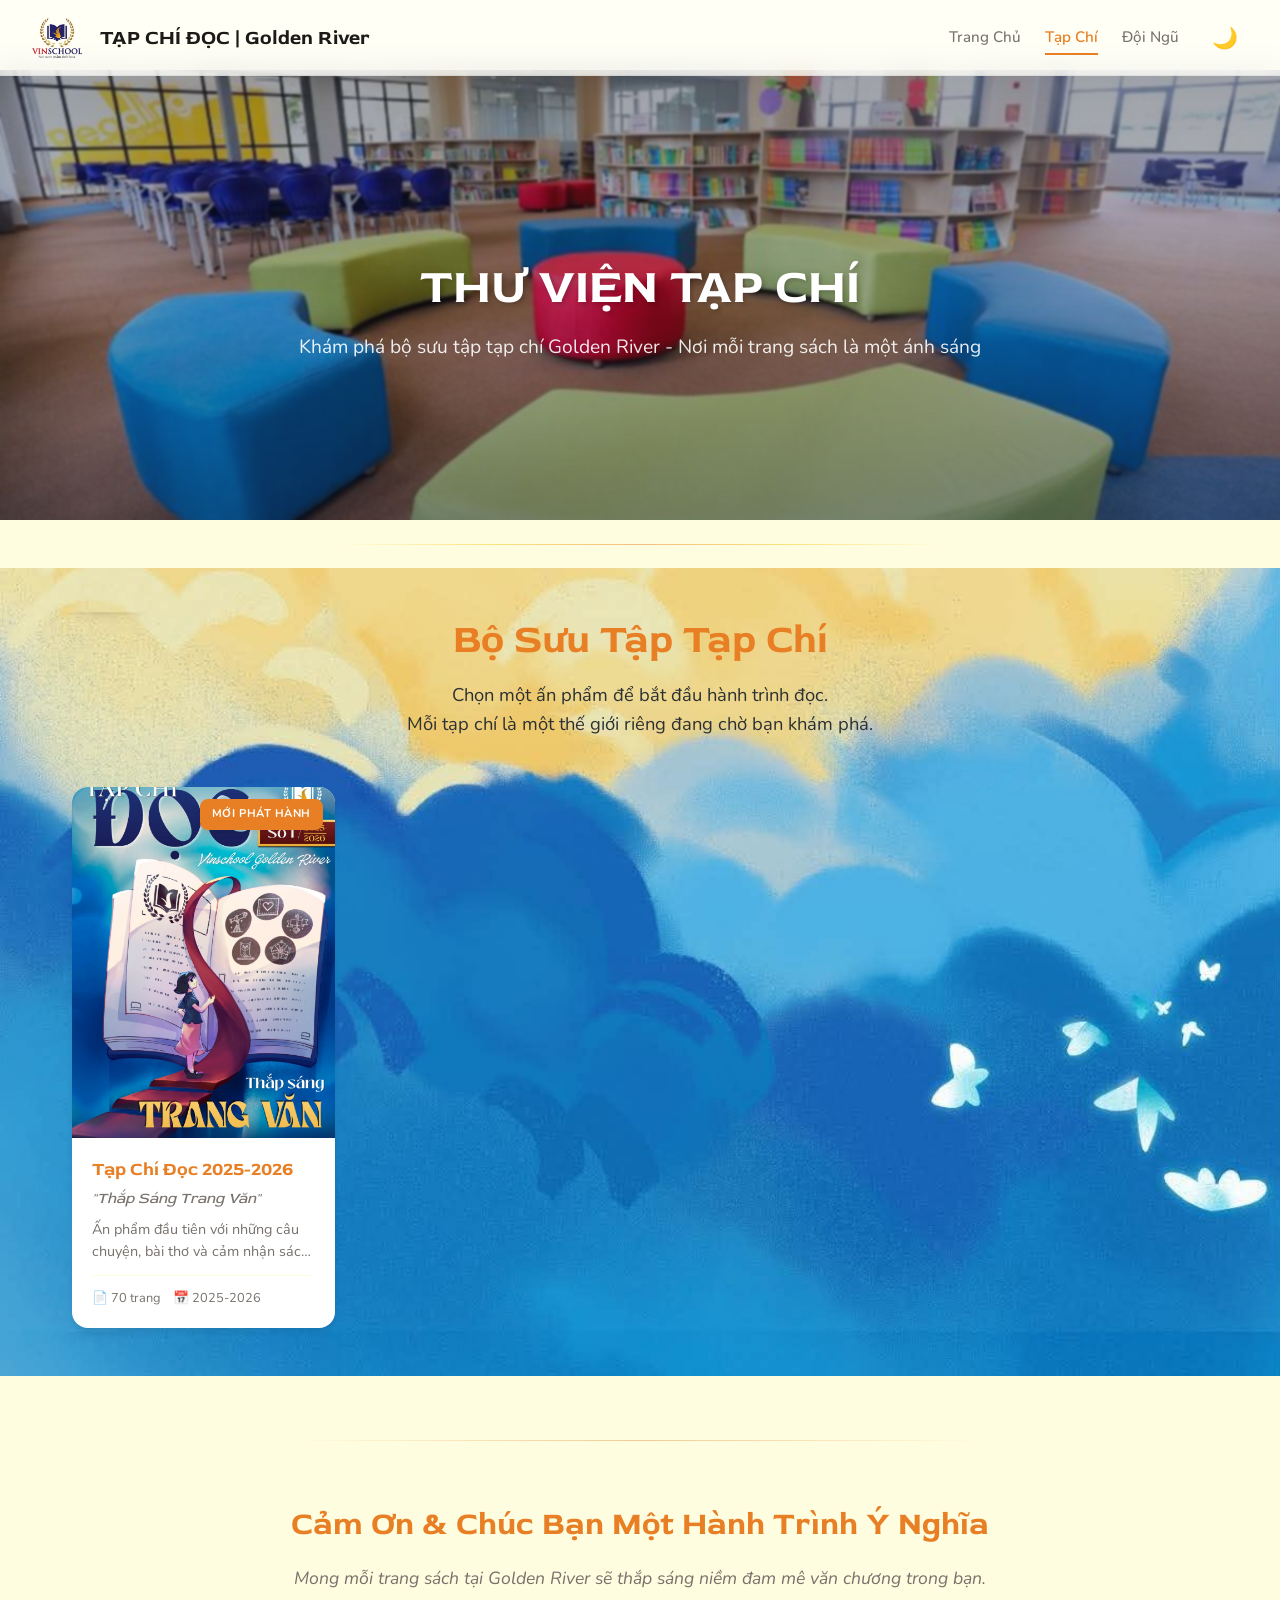
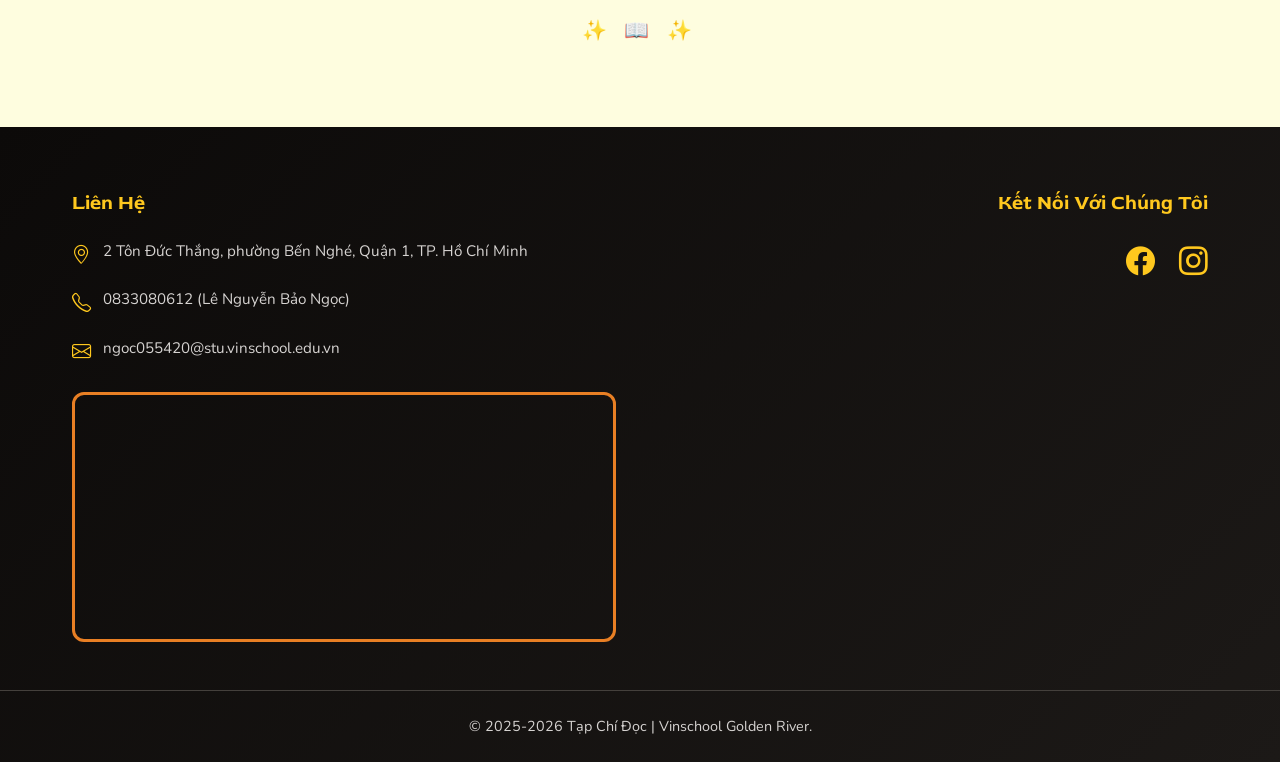
<file: magazine.html>
<!DOCTYPE html>
<html lang="vi">
<head>
  <meta charset="UTF-8">
  <meta name="viewport" content="width=device-width, initial-scale=1.0">
  <meta name="description" content="Thư Viện Tạp Chí - Golden River: Thắp Sáng Trang Văn">
  <title>Thư Viện Tạp Chí | Vinschool Golden River - Tạp Chí Đọc</title>

  <link rel="icon" href="./assets/logo-vinschool.png" type="image/png">

  <!-- Google Fonts -->
  <link rel="preconnect" href="https://fonts.googleapis.com">
  <link rel="preconnect" href="https://fonts.gstatic.com" crossorigin>
  <link href="https://fonts.googleapis.com/css2?family=Nunito:wght@400;500;600;700;800&family=Redrose:wght@400;500;600;700&display=swap" rel="stylesheet">
  
  <!-- Bootstrap Icons -->
  <link rel="stylesheet" href="https://cdn.jsdelivr.net/npm/bootstrap-icons@1.11.3/font/bootstrap-icons.min.css">

  <!-- Stylesheets -->
  <link rel="stylesheet" href="css/main.css">
  <link rel="stylesheet" href="css/navbar.css">
  <link rel="stylesheet" href="css/components.css">
  <link rel="stylesheet" href="css/magazine.css">
</head>
<body data-theme="light">

  <!-- ========== NAVIGATION BAR ========== -->
  <nav class="navbar">
    <div class="container">
      <a href="index.html" class="navbar-brand">
        <span class="logo-icon"><img src="./assets/logo.webp" alt="Vinschool"></span>
        <span class="brand-text" style="margin-left: 10px;">TẠP CHÍ ĐỌC | Golden River</span>
        <span class="brand-short" style="margin-left: 10px;">TCD | VGR</span>
      </a>

      <div class="navbar-actions">
        <ul class="navbar-nav">
          <li><a href="index.html">Trang Chủ</a></li>
          <li><a href="magazine.html">Tạp Chí</a></li>
          <li><a href="credits.html">Đội Ngũ</a></li>
        </ul>

        <button class="theme-toggle" aria-label="Toggle dark mode">
          <span class="theme-icon">🌙</span>
        </button>
      </div>

      <button class="mobile-menu-toggle" aria-label="Toggle mobile menu">
        <span></span>
        <span></span>
        <span></span>
      </button>
    </div>
    <!-- Mobile Drawer -->
    <div class="mobile-drawer">
      <!-- <div class="mobile-drawer-header">
        <a href="index.html" class="navbar-brand">
          <span class="logo-icon"><img src="./assets/logo.webp" alt="Vinschool"></span>
          <span class="brand-short" style="margin-left: 8px;">TCD | VGR</span>
        </a>
      </div> -->
      <ul class="navbar-nav">
        <li><a href="index.html">Trang Chủ</a></li>
        <li><a href="magazine.html">Tạp Chí</a></li>
        <li><a href="credits.html">Đội Ngũ</a></li>
      </ul>

      <button class="theme-toggle mobile-theme-toggle" aria-label="Toggle dark mode">
        <span class="theme-label">Đổi giao diện</span>
        <span class="theme-icon">🌙</span>
      </button>
    </div>
  </nav>

  <!-- Mobile Overlay -->
  <div class="mobile-overlay"></div>


  <!-- ========== MAIN CONTENT ========== -->
  <main>

    <!-- ========== PAGE HERO ========== -->
    <section class="page-hero magazine-hero" data-animate>
      <div class="hero-overlay"></div>
      <div class="container" style="z-index: 100;">
        <div class="section-header">
          <h1>Thư Viện Tạp Chí</h1>
          <p class="desktop-nowrap">Khám phá bộ sưu tập tạp chí Golden River - Nơi mỗi trang sách là một ánh sáng</p>
        </div>
      </div>
    </section>

    <!-- Divider between hero and gallery -->
    <div class="hero-gallery-divider"></div>

    <!-- ========== MAGAZINE GALLERY ========== -->
    <section class="magazine-gallery-section" data-animate>
      <div class="container">
        <div class="section-header">
          <h2>Bộ Sưu Tập Tạp Chí</h2>
          <p>Chọn một ấn phẩm để bắt đầu hành trình đọc. <br> Mỗi tạp chí là một thế giới riêng đang chờ bạn khám phá.</p>
        </div>

        <div class="magazine-gallery">
          <!-- Magazine 1 -->
          <div onclick="window.open('view.html?pdf=assets/release/season_25-26.pdf', '_blank', 'noopener')" class="magazine-card">
            <div class="magazine-cover">
              <div class="cover-image">
                <span class="magazine-badge">Mới Phát Hành</span>
                <!-- <img src="https://images.unsplash.com/photo-1456513080510-7bf3a84b82f8?w=600&h=800&fit=crop" alt="Tạp Chí Đọc 2025-2026"> -->
                <img src="assets/release/cover_season_25-26.webp" alt="Tạp Chí Đọc 2025-2026">
              </div>
              <div class="magazine-info">
                <h3>Tạp Chí Đọc 2025-2026</h3>
                <p class="magazine-theme">"Thắp Sáng Trang Văn"</p>
                <p class="magazine-description">Ấn phẩm đầu tiên với những câu chuyện, bài thơ và cảm nhận sách từ các Vinser</p>
                <div class="magazine-meta">
                  <span class="meta-item">📄 70 trang</span>
                  <span class="meta-item">📅 2025-2026</span>
                </div>
              </div>
            </div>
          </div>

          <!-- Magazine 2 -->
          <!-- <div onclick="window.open('.', '_blank', 'noopener')" class="magazine-card">
            <div class="magazine-cover">
              <div class="cover-image">
                <span class="magazine-badge">Sắp Ra Mắt</span>
                <img src="https://images.unsplash.com/photo-1544716278-ca5e3f4abd8c?w=600&h=800&fit=crop" alt="Tạp Chí Đọc - Mùa 2">
              </div>
              <div class="magazine-info">
                <h3>Tạp Chí Đọc - Placeholder</h3>
                <p class="magazine-theme">"Hành Trình Của Những Trang Văn"</p>
                <p class="magazine-description">Tiếp nối hành trình khám phá văn chương với những tác phẩm mới mẻ và sâu sắc</p>
                <div class="magazine-meta">
                  <span class="meta-item">📄 28 trang</span>
                  <span class="meta-item">📅 2026-2027</span>
                </div>
              </div>
            </div>
          </div> -->

          <!-- Magazine 3 -->
          <!-- <div onclick="window.open('.', '_blank', 'noopener')" class="magazine-card">
            <div class="magazine-cover">
              <div class="cover-image">
                <span class="magazine-badge">Đặc Biệt</span>
                <img src="https://images.unsplash.com/photo-1519682337058-a94d519337bc?w=600&h=800&fit=crop" alt="Tạp Chí Thơ">
              </div>
              <div class="magazine-info">
                <h3>Tạp Chí Thơ - Placeholder</h3>
                <p class="magazine-theme">"Vần Thơ Trong Em"</p>
                <p class="magazine-description">Tuyển tập những bài thơ hay nhất được sáng tác bởi các bạn học sinh Vinschool</p>
                <div class="magazine-meta">
                  <span class="meta-item">📄 16 trang</span>
                  <span class="meta-item">📅 2025</span>
                </div>
              </div>
            </div>
          </div> -->

          <!-- Magazine 4 -->
          <!-- <div onclick="window.open('.', '_blank', 'noopener')" class="magazine-card">
            <div class="magazine-cover">
              <div class="cover-image">
                <span class="magazine-badge">Đặc Biệt</span>
                <img src="https://images.unsplash.com/photo-1519682337058-a94d519337bc?w=600&h=800&fit=crop" alt="Tạp Chí Thơ">
              </div>
              <div class="magazine-info">
                <h3>Tạp Chí Thơ - Placeholder</h3>
                <p class="magazine-theme">"Vần Thơ Trong Em"</p>
                <p class="magazine-description">Tuyển tập những bài thơ hay nhất được sáng tác bởi các bạn học sinh Vinschool</p>
                <div class="magazine-meta">
                  <span class="meta-item">📄 16 trang</span>
                  <span class="meta-item">📅 2025</span>
                </div>
              </div>
            </div>
          </div> -->
        </div>
      </div>
    </section>

    <!-- ========== HOW TO READ & THANK YOU SECTION ========== -->
    <!-- <section class="magazine-experience-section"> -->
      <div class="container" data-animate>
        
        <!-- PHASE 1: The Instructions (Hãy...)
        <div class="section-header">
          <h2>3 Bước Để Bắt Đầu Hành Trình Đọc</h2>
          <p>Trải nghiệm không gian đọc tương tác chỉ với vài thao tác đơn giản:</p>
        </div>

        <div class="steps-grid">
          <div class="step-card">
            <div class="step-number">1</div>
            <h3>Chọn Ấn Phẩm</h3>
            <p>Tìm và click chọn cuốn tạp chí bạn muốn thưởng thức từ bộ sưu tập ở phía trên.</p>
          </div>

          <div class="step-card">
            <div class="step-number">2</div>
            <h3>Mở Trình Đọc</h3>
            <p>Hệ thống sẽ tự động mở một tab mới với giao diện sách điện tử trực quan.</p>
          </div>

          <div class="step-card">
            <div class="step-number">3</div>
            <h3>Lật Trang & Thưởng Thức</h3>
            <p>Sử dụng chuột kéo góc trang hoặc phím mũi tên để lật sách và bắt đầu đọc nội dung.</p>
          </div>
        </div> -->

        <!-- Divider Line to visually separate instructions from the emotional closer -->
        <hr class="section-divider">

        <!-- PHASE 2: The Final Thank You Header -->
          <div class="thank-you-footer-header">
          <h2>Cảm Ơn & Chúc Bạn Một Hành Trình Ý Nghĩa</h2>
          <p>Mong mỗi trang sách tại Golden River sẽ thắp sáng niềm đam mê văn chương trong bạn.</p>          
          <div class="thank-you-signature">✨ 📖 ✨</div>
        </div>

      </div>
    <!-- </section> -->

    <!-- ========== FOOTER ========== -->
    <footer class="footer">
      <div class="footer-content">
        <div class="footer-section contact-info">
          <h3>Liên Hệ</h3>
          <p><span class="icon"><i class="bi bi-geo-alt"></i></span> <span><a href="https://maps.app.goo.gl/Hey9z4jk5jRRTpA79" target="_blank" rel="noopener noreferrer">2 Tôn Đức Thắng, phường Bến Nghé, Quận 1, TP. Hồ Chí Minh</a></span></p>
          <p><span class="icon"><i class="bi bi-telephone"></i></span> <span><a href="tel:+84833080612">0833080612 (Lê Nguyễn Bảo Ngọc)</a></span></p>
          <p><span class="icon"><i class="bi bi-envelope"></i></span> <span><a href="mailto:ngoc055420@stu.vinschool.edu.vn">ngoc055420@stu.vinschool.edu.vn</a></span></p>
          <div class="footer-map">
            <iframe 
              src="https://www.google.com/maps/embed?pb=!1m18!1m12!1m3!1d3919.3807212170364!2d106.711294!3d10.7863406!2m3!1f0!2f0!3f0!3m2!1i1024!2i768!4f13.1!3m3!1m2!1s0x31752f165e5dad87%3A0x4cf9a3db0f4e57e4!2sVinschool%20Golden%20River!5e0!3m2!1sen!2s!4v1723370000000" 
              width="600" 
              height="450" 
              style="border:0;" 
              allowfullscreen="" 
              loading="lazy" 
              referrerpolicy="no-referrer-when-downgrade">
            </iframe>
          </div>
        </div>
        <div class="footer-section social-links">
          <h3>Kết Nối Với Chúng Tôi</h3>
          <div class="social-icons">
            <a href="https://www.facebook.com/profile.php?id=61592733473651" class="social-icon" aria-label="Facebook" target="_blank" rel="noopener noreferrer"><i class="bi bi-facebook"></i></a>
            <a href="https://www.instagram.com/tapchidocvgr/" class="social-icon" aria-label="Instagram" target="_blank" rel="noopener noreferrer"><i class="bi bi-instagram"></i></a>
            <!-- <a href="#" class="social-icon" aria-label="YouTube" target="_blank" rel="noopener noreferrer"><i class="bi bi-youtube"></i></a>
            <a href="#" class="social-icon" aria-label="Twitter" target="_blank" rel="noopener noreferrer"><i class="bi bi-twitter"></i></a> -->
          </div>
        </div>
      </div>
      <div class="footer-bottom">
        <p>© 2025-<span id="current-year"></span> Tạp Chí Đọc | Vinschool Golden River.</p>
      </div>
    </footer>

  </main>

  <!-- JavaScript -->
  <script src="js/main.js"></script>

</body>
</html>
</file>
<file: css/main.css>
/* ============================================
   TẠP CHÍ ĐỌC (2025-2026) - Golden River
   Global Styles & CSS Variables
   ============================================ */

/* CSS Variables */
:root {
  --bg-primary: #FEFDDF;
  --bg-card: #FFFFFF;
  --text-primary: #1C1917;
  --text-secondary: #78716C;
  --accent-gold: #E87F24;
  --accent-gold-light: #FFC81E;
  --accent-teal: #73A5CA;
  --accent-purple: #7C3AED;
  --font-serif: 'Redrose', serif;
  --font-sans: 'Nunito', sans-serif;
  --font-small: 'Nunito', sans-serif;
  --shadow-sm: 0 1px 2px 0 rgba(0, 0, 0, 0.05);
  --shadow-md: 0 4px 6px -1px rgba(0, 0, 0, 0.1);
  --shadow-lg: 0 10px 15px -3px rgba(0, 0, 0, 0.1);
  --shadow-xl: 0 20px 25px -5px rgba(0, 0, 0, 0.1);
  --radius-sm: 0.375rem;
  --radius-md: 0.5rem;
  --radius-lg: 0.75rem;
  --radius-xl: 1rem;
  --transition: all 0.3s ease;
}

/* Dark Mode Variables */
[data-theme="dark"] {
  --bg-primary: #0C0A09;
  --bg-card: #1C1917;
  --text-primary: #FAFAF9;
  --text-secondary: #A8A29E;
  /* --accent-gold-light: #3D2E00; */
  --shadow-sm: 0 1px 2px 0 rgba(0, 0, 0, 0.3);
  --shadow-md: 0 4px 6px -1px rgba(0, 0, 0, 0.4);
  --shadow-lg: 0 10px 15px -3px rgba(0, 0, 0, 0.5);
  --shadow-xl: 0 20px 25px -5px rgba(0, 0, 0, 0.6);
  .quote-callout {
    background-color: #3D2E00;
  }
}

/* Reset & Base */
* {
  margin: 0;
  padding: 0;
  box-sizing: border-box;
}

html {
  scroll-behavior: smooth;
  font-size: 16px;
}

body {
  font-family: var(--font-sans);
  background-color: var(--bg-primary);
  color: var(--text-primary);
  line-height: 1.6;
  transition: var(--transition);
  overflow-x: hidden;
}

/* Typography */
h1, h2, h3, h4, h5, h6 {
  font-family: var(--font-serif);
  font-weight: 700;
  line-height: 1.2;
  margin-bottom: 1rem;
}

h1 { font-size: 3rem; }
h2 { font-size: 2.5rem; }
h3 { font-size: 2rem; }
h4 { font-size: 1.5rem; }

p {
  margin-bottom: 1rem;
  color: var(--text-secondary);
}

a {
  color: var(--accent-gold);
  text-decoration: none;
  transition: var(--transition);
}

a:hover {
  color: var(--accent-teal);
  text-decoration: underline;
}

/* Container */
.container {
  max-width: 1200px;
  margin: 0 auto;
  padding: 0 2rem;
}

/* Section Spacing */
section {
  padding: 4rem 0;
}

/* Hero Sections */
.hero, .page-hero {
  background-image: url('../assets/public/img1.JPG');
  background-size: cover;
  background-position: center;
  background-repeat: no-repeat;
  color: white;
  padding: 6rem 0;
  text-align: center;
  position: relative;
  overflow: hidden;
}

/* Left warm orange gradient glow */
/* .hero::before {
  content: '';
  position: absolute;
  top: 0;
  left: 0;
  width: 100px;
  height: 100%;
  background: linear-gradient(
    to right, 
    rgba(255, 90, 0, 0.35) 0%,
    rgba(255, 165, 0, 0.15) 45%,
    transparent 100%
  ) !important;
  pointer-events: none;
  z-index: 2;
} */

/* Right blue light (bright sky) gradient glow */
/* .hero::after {
  content: '';
  position: absolute;
  top: 0;
  right: 0;
  width: 100px;
  height: 100%;
  background: linear-gradient(to left, 
    rgba(135, 206, 250, 0.6) 0%, 
    rgba(173, 216, 230, 0.4) 30%,
    rgba(135, 206, 250, 0.2) 60%,
    transparent 100%
  );
  pointer-events: none;
  z-index: 1;
} */

.hero h1, .page-hero h1 {
  text-transform: uppercase;
  font-size: 3.5rem;
  margin-bottom: 1rem;
  text-shadow: 2px 2px 4px rgba(0, 0, 0, 0.2);
}

.hero-subtitle, .page-hero p {
  font-size: 1.25rem;
  opacity: 0.95;
  max-width: 700px;
  margin: 0 auto 2rem;
}

.hero-actions {
  display: flex;
  flex-direction: column;
  gap: 1rem;
  justify-content: center;
  flex-wrap: wrap;
  align-items: center;
}

@media (min-width: 768px) {
  .hero-actions {
      flex-direction: row !important;
  }
}

/* Utility Classes */
.text-center { text-align: center; }
.text-gold { color: var(--accent-gold); }
.text-teal { color: var(--accent-teal); }
.text-purple { color: var(--accent-purple); }

.bg-gold { background-color: var(--accent-gold); }
.bg-gold-light { background-color: var(--accent-gold-light); }
.bg-teal { background-color: var(--accent-teal); }
.bg-purple { background-color: var(--accent-purple); }

.mt-1 { margin-top: 0.5rem; }
.mt-2 { margin-top: 1rem; }
.mt-3 { margin-top: 1.5rem; }
.mt-4 { margin-top: 2rem; }
.mb-1 { margin-bottom: 0.5rem; }
.mb-2 { margin-bottom: 1rem; }
.mb-3 { margin-bottom: 1.5rem; }
.mb-4 { margin-bottom: 2rem; }

/* Buttons */
.btn {
  display: inline-block;
  padding: 0.75rem 1.5rem;
  border: none;
  border-radius: var(--radius-md);
  font-family: var(--font-sans);
  font-size: 1rem;
  font-weight: 600;
  cursor: pointer;
  transition: var(--transition);
  text-decoration: none;
}

.btn-primary {
  background-color: var(--accent-gold);
  color: white;
}

.btn-primary:hover {
  background-color: #B5561D;
  color: #FEFDDF;
  transform: translateY(-2px);
  box-shadow: var(--shadow-lg);
  text-decoration: none;
}

.btn-secondary {
  background-color: transparent;
  color: var(--accent-gold);
  border: 2px solid var(--accent-gold);
}

.btn-secondary:hover {
  background-color: var(--accent-gold);
  color: white;
  text-decoration: none;
}

/* Cards */
.card {
  background-color: var(--bg-card);
  border-radius: var(--radius-lg);
  padding: 1.5rem;
  box-shadow: var(--shadow-md);
  transition: var(--transition);
}

.card:hover {
  transform: translateY(-4px);
  box-shadow: var(--shadow-xl);
}

/* Grid System */
.grid {
  display: grid;
  gap: 2rem;
}

.grid-2 { grid-template-columns: repeat(auto-fit, minmax(300px, 1fr)); }
.grid-3 { grid-template-columns: repeat(auto-fit, minmax(280px, 1fr)); }
.grid-4 { grid-template-columns: repeat(auto-fit, minmax(250px, 1fr)); }

/* Images */
img {
  max-width: 100%;
  height: auto;
  display: block;
}

/* Scrollbar Styling */
::-webkit-scrollbar {
  width: 10px;
}

::-webkit-scrollbar-track {
  background: var(--bg-primary);
}

::-webkit-scrollbar-thumb {
  background: var(--accent-gold);
  border-radius: var(--radius-md);
}

::-webkit-scrollbar-thumb:hover {
  background: #B5561D;
}

/* Selection */
::selection {
  background-color: var(--accent-gold-light);
  color: var(--text-primary);
}

/* Focus States */
:focus-visible {
  outline: 2px solid var(--accent-gold);
  outline-offset: 2px;
}

/* Animations */
@keyframes fadeIn {
  from {
    opacity: 0;
    transform: translateY(30px);
  }
  to {
    opacity: 1;
    transform: translateY(0);
  }
}

/* Only applies the animation on screens 768px wide or larger */
@media (min-width: 768px) {
  .fade-in {
    animation: fadeIn 1.5s cubic-bezier(0.4, 0, 0.2, 1) forwards;
    will-change: opacity, transform;
    backface-visibility: hidden;
    -webkit-font-smoothing: antialiased;
  }
}

@media (min-width: 1024px) {
  .desktop-nowrap {
    white-space: nowrap;
  }
}


/* Responsive */
@media (max-width: 768px) {
  h1 { font-size: 2rem; }
  h2 { font-size: 1.75rem; }
  h3 { font-size: 1.5rem; }
  
  .container {
    padding: 0 1rem;
  }
  
  section {
    padding: 2rem 0;
  }
}

@media (max-width: 480px) {
  h1 { font-size: 1.75rem; }
  h2 { font-size: 1.5rem; }
}
</file>
<file: css/navbar.css>
/* ============================================
   TẠP CHÍ ĐỌC (2025-2026) - Golden River
   Navigation Bar Styles
   ============================================ */

/* Navbar Container */
.navbar {
  position: fixed;
  top: 0;
  left: 0;
  right: 0;
  z-index: 1200 !important;
  background: rgba(255, 255, 255, 0.7);
  backdrop-filter: blur(12px);
  -webkit-backdrop-filter: blur(12px);
  border-bottom: 1px solid rgba(0, 0, 0, 0.05);
  transition: var(--transition);
  padding: 1rem 0;
}

[data-theme="dark"] .navbar {
  background: rgba(28, 25, 23, 0.7);
  border-bottom: 1px solid rgba(255, 255, 255, 0.05);
}

/* Navbar Inner Container */
.navbar .container {
  display: flex;
  align-items: center;
  justify-content: space-between;
  max-width: 1400px;
  gap: 2rem;
  z-index: 1200 !important;
}

/* Navbar Actions Group (nav links + theme toggle) */
.navbar-actions {
  display: flex;
  align-items: center;
  gap: 1.5rem;
  margin-left: auto;
}

/* Brand/Logo */
.navbar-brand {
  font-family: var(--font-serif);
  font-size: 1.25rem;
  font-weight: 700;
  color: var(--text-primary);
  text-decoration: none;
  display: flex;
  align-items: center;
  gap: 0.5rem;
  transition: var(--transition);
}

.navbar-brand:hover {
  color: var(--accent-gold);
  text-decoration: none;
}

.navbar-brand .logo-icon {
  display: flex;
  -ms-flex-align: center;
  font-size: 1.5rem;
  /* height: 100px; */
  width: 50px;
}

/* Navigation Links */
.navbar-nav {
  display: flex;
  list-style: none;
  gap: 1.5rem;
  align-items: center;
}

.navbar-nav a {
  color: var(--text-secondary);
  font-weight: 500;
  font-size: 0.95rem;
  padding: 0.5rem 0;
  position: relative;
  transition: var(--transition);
  text-decoration: none;
}

.navbar-nav a::after {
  content: '';
  position: absolute;
  bottom: 0;
  left: 0;
  width: 0;
  height: 2px;
  background-color: var(--accent-gold);
  transition: width 0.3s ease;
}

.navbar-nav a:hover {
  color: var(--accent-gold);
}

.navbar-nav a:hover::after {
  width: 100%;
}

.navbar-nav a.active {
  color: var(--accent-gold);
  font-weight: 600;
}

.navbar-nav a.active::after {
  width: 100%;
}

/* Theme Toggle Button */
.theme-toggle {
  background: none;
  border: none;
  cursor: pointer;
  padding: 0.6rem;
  border-radius: var(--radius-md);
  transition: var(--transition);
  display: flex;
  align-items: center;
  justify-content: center;
  color: var(--text-primary);
  font-size: 1.3rem;
  position: relative;
}

.theme-toggle::before {
  content: '';
  position: absolute;
  inset: 0;
  border-radius: var(--radius-md);
  background: linear-gradient(135deg, var(--accent-gold-light) 0%, transparent 100%);
  opacity: 0;
  transition: opacity 0.3s ease;
}

.theme-toggle:hover::before {
  opacity: 1;
}

.theme-toggle:hover {
  transform: rotate(10deg) scale(1.1);
}

[data-theme="dark"] .theme-toggle:hover {
  transform: rotate(10deg) scale(1.1);
}

.theme-toggle .theme-icon {
  display: inline-block;
  transition: var(--transition);
  position: relative;
  z-index: 1;
}

.mobile-theme-toggle {
  display: none;
}

/* Mobile Menu Toggle (Hamburger) */
.mobile-menu-toggle {
  display: none;
  background: none;
  border: none;
  cursor: pointer;
  padding: 0.5rem;
  flex-direction: column;
  gap: 4px;
  z-index: 2000;
}

.mobile-menu-toggle span {
  display: block;
  width: 25px;
  height: 3px;
  background-color: var(--text-primary);
  border-radius: 2px;
  transition: var(--transition);
  z-index: 2000;
}

.mobile-menu-toggle.active span:nth-child(1) {
  transform: rotate(45deg) translate(5px, 5px);
}

.mobile-menu-toggle.active span:nth-child(2) {
  opacity: 0;
}

.mobile-menu-toggle.active span:nth-child(3) {
  transform: rotate(-45deg) translate(7px, -6px);
}

/* Mobile Drawer Menu */
.mobile-drawer {
  position: fixed;
  top: 73px;
  right: -100%;
  width: 300px;
  max-width: 80vw;
  height: calc(100vh - 73px); /* Full height below the navbar */
  background-color: var(--bg-card);
  /* box-shadow: var(--shadow-xl); */
  transition: right 0.3s ease;
  z-index: 1100;
  padding: 1.5rem 2rem 2rem;
  overflow-y: auto;
}

.mobile-drawer.active {
  right: 0;
}

.mobile-drawer .navbar-nav {
  flex-direction: column;
  gap: 1.5rem;
  align-items: flex-start;
}

.mobile-drawer .navbar-nav a {
  font-size: 1.1rem;
  padding: 0.75rem 0;
  width: 100%;
  border-bottom: 1px solid var(--bg-primary);
}

.mobile-drawer .mobile-theme-toggle {
  width: 100%;
  margin-top: 2rem;
  padding: 0.85rem 1rem;
  justify-content: space-between;
  border: 1px solid var(--bg-primary);
  background-color: var(--bg-primary);
}

.mobile-theme-toggle .theme-label {
  font-size: 0.95rem;
  font-weight: 600;
}

/* Full-width overlay restricted to the area below the fixed header */
.mobile-overlay {
  position: fixed;
  top: 70px; /* Aligns overlay directly below the fixed navbar height */
  left: 0;
  width: 100vw;
  height: calc(100vh - 70px); /* Covers only the page content below the navbar */
  background-color: rgba(0, 0, 0, 0.5);
  z-index: 1090; /* Sits below the navbar (1200) and drawer (1250) */
  opacity: 0;
  visibility: hidden;
  transition: var(--transition);
}

.mobile-overlay.active {
  opacity: 1;
  visibility: visible;
}

/* Responsive Styles */
@media (max-width: 768px) {
  .navbar > .container > .navbar-actions {
    display: none;
  }

  .mobile-drawer .navbar-nav {
    display: flex;
  }

  .mobile-drawer .mobile-theme-toggle {
    display: flex;
  }

  .mobile-menu-toggle {
    display: flex;
    position: fixed;
    right: 1rem;
    top: 0.85rem;
    z-index: 2000 !important;
  }

  .navbar-brand {
    font-size: 1rem;
  }

  .navbar-brand .brand-text {
    display: none;
  }

  .navbar-brand .brand-short {
    display: inline;
  }

  .theme-toggle:hover {
    transform: none;
  }

  [data-theme="dark"] .theme-toggle:hover {
    transform: none;
  }

  .theme-toggle:hover::before {
    opacity: 0;
  }
}

@media (min-width: 769px) {
  .navbar-brand .brand-short {
    display: none;
  }
}

/* Navbar Spacer for fixed navbar */
.navbar-spacer {
  height: 70px;
}

/* Page Content Offset */
main {
  padding-top: 70px;
}
</file>
<file: css/components.css>
/* ============================================
   TẠP CHÍ ĐỌC (2025-2026) - Golden River
   Components Styles
   ============================================ */

/* ========== HERO SECTION ========== */
.hero {
  position: relative;
  min-height: 80vh;
  display: flex;
  align-items: center;
  justify-content: center;
  background-image: url('../assets/public/img1.JPG');
  background-size: cover;
  background-position: center;
  background-repeat: no-repeat;
  padding: 6rem 0 4rem;
  overflow: hidden;
  color: white;
  text-align: center;
}

.hero-overlay {
  position: absolute;
  top: 0;
  left: 0;
  right: 0;
  bottom: 0;
  width: 100%;
  height: 100%;
  background: linear-gradient(180deg, rgba(15, 23, 42, 0.4) 0%, rgba(15, 23, 42, 0.3) 50%, rgba(15, 23, 42, 0.5) 100%);
  backdrop-filter: blur(0.9px);
  -webkit-backdrop-filter: blur(0.9px);
  z-index: 1;
}


.hero-overlay-credits {
  position: absolute;
  top: 0;
  left: 0;
  right: 0;
  bottom: 0;
  width: 100%;
  height: 100%;
  background: linear-gradient(180deg, rgba(15, 23, 42, 0.4) 0%, rgba(15, 23, 42, 0.3) 50%, rgba(15, 23, 42, 0.5) 100%);
  backdrop-filter: blur(2px);
  -webkit-backdrop-filter: blur(2px);
  z-index: 1;
}

.hero .container {
  position: relative;
  z-index: 2;
}

.hero::before {
  content: '';
  position: absolute;
  top: -50%;
  right: -10%;
  width: 600px;
  height: 600px;
  background: radial-gradient(circle, var(--accent-gold) 0%, transparent 70%);
  opacity: 0.25;
  border-radius: 50%;
  z-index: 1;
  pointer-events: none;
}

.hero-content {
  text-align: center;
  position: relative;
  z-index: 2;
  max-width: 800px;
  margin: 0 auto;
}

.hero h1 {
  font-size: 4rem;
  font-weight: 900;
  letter-spacing: 0.04em;
  margin-bottom: 1.5rem;
  text-transform: uppercase;
  text-shadow: 0 4px 12px rgba(0, 0, 0, 0.5);
  color: white;
  position: relative;
  display: inline-block;
  padding: 0.5rem 1rem;
}

.hero h1::after {
  content: '';
  position: absolute;
  bottom: -10px;
  left: 50%;
  transform: translateX(-50%);
  width: 60%;
  height: 4px;
  background: linear-gradient(90deg, transparent, var(--accent-gold-light), var(--accent-gold), var(--accent-gold-light), transparent);
  border-radius: var(--radius-sm);
  box-shadow: 0 0 10px rgba(232, 127, 36, 0.5);
}

.hero-subtitle {
  font-size: 1.35rem;
  font-weight: 600;
  color: rgba(255, 255, 255, 0.95);
  text-shadow: 0 2px 8px rgba(0, 0, 0, 0.5);
  margin-bottom: 2rem;
  font-family: var(--font-sans);
  font-style: normal;
  max-width: 700px;
  margin-left: auto;
  margin-right: auto;
}

.hero-actions {
  display: flex;
  justify-content: center;
  gap: 1.25rem;
  flex-wrap: wrap;
  margin-top: 2rem;
}

.hero .btn-primary {
  background-color: var(--accent-gold);
  color: #ffffff;
  font-weight: 700;
  border: 2px solid transparent;
  box-shadow: 0 4px 16px rgba(232, 127, 36, 0.45);
}

.hero .btn-primary:hover {
  background-color: #d66f1b;
  color: #ffffff;
  transform: translateY(-2px);
  box-shadow: 0 6px 22px rgba(232, 127, 36, 0.65);
}

.hero .btn-secondary {
  background: rgba(255, 255, 255, 0.15);
  color: #ffffff;
  font-weight: 700;
  border: 2px solid rgba(255, 255, 255, 0.85);
  backdrop-filter: blur(6px);
  -webkit-backdrop-filter: blur(6px);
  box-shadow: 0 4px 16px rgba(0, 0, 0, 0.2);
}

.hero .btn-secondary:hover {
  background: #ffffff;
  color: var(--text-primary);
  border-color: #ffffff;
  transform: translateY(-2px);
  box-shadow: 0 6px 22px rgba(255, 255, 255, 0.35);
}

/* Responsive Button Text Helpers */
.btn-text-short {
  display: none;
}

/* Magazine Cover Card */
.magazine-cover-card {
  background: var(--bg-card);
  border-radius: var(--radius-xl);
  padding: 2rem;
  box-shadow: var(--shadow-xl);
  max-width: 400px;
  margin: 2rem auto;
  transform: perspective(1000px) rotateY(-5deg) rotateX(5deg);
  transition: var(--transition);
  position: relative;
}

.magazine-cover-card:hover {
  transform: perspective(1000px) rotateY(0deg) rotateX(0deg);
}

.magazine-cover-card::before {
  content: '';
  position: absolute;
  top: 0;
  left: 0;
  right: 0;
  bottom: 0;
  background: linear-gradient(135deg, var(--accent-gold) 0%, var(--accent-purple) 100%);
  border-radius: var(--radius-xl);
  opacity: 0.1;
  z-index: 0;
}

.magazine-cover-card > * {
  position: relative;
  z-index: 1;
}

.magazine-cover-card h3 {
  text-align: center;
  color: var(--accent-gold);
}

.magazine-cover-card p {
  text-align: center;
  color: var(--text-secondary);
  font-size: 0.95rem;
}

.cover-placeholder {
  position: relative;
  width: 100%;
  aspect-ratio: 3/4; 
  overflow: hidden;
  background: linear-gradient(135deg, var(--accent-gold-light) 0%, var(--accent-gold) 100%);
  border-radius: var(--radius-lg);
  display: flex;
  align-items: center;
  justify-content: center;
  font-size: 3rem;
  color: white;
  margin-bottom: 1rem;
}

/* ========== PAGE HERO ========== */
.page-hero {
  padding: 6rem 0 4rem;
  color: white;
  height: 320px;
}

.page-hero .section-header {
  color: white;
  margin-bottom: 0;
}

.page-hero h1 {
  color: white;
  font-size: 3rem;
  text-transform: uppercase;
  text-shadow: 2px 2px 4px rgba(0, 0, 0, 0.2);
}

.page-hero p {
  color: rgba(255,255,255,0.9);
  font-size: 1.2rem;
  max-width: 700px;
  margin: 0 auto;
}

.credits-hero {
  /* background: linear-gradient(135deg, var(--accent-gold) 0%, var(--accent-teal) 100%); */
  background-image: url("../assets/public/credits.jpg");
  color: white;
  padding: 6rem 0 4rem;
  min-height: 450px;
  display: flex;
  align-items: center;
}

.credits-hero .section-header {
  color: white;
}

.credits-hero h1 {
  color: white;
  font-size: 3rem;
  margin-bottom: 1rem;
  text-transform: uppercase;
  text-shadow: 2px 2px 4px rgba(0, 0, 0, 0.2);
}

.credits-hero p {
  color: rgba(255, 255, 255, 0.95) !important; /*makes the text white, do not remove*/
  font-size: 1.2rem;
  max-width: 700px;
  margin: 0 auto;
}

@media (max-width: 768px){
  .credits-hero {
    padding: 5rem 0 3rem;
    min-height: 250px;
  }

  .credits-hero h1 {
    font-size: 2rem;
  }

  .credits-hero p {
    font-size: 0.95rem;
  }
}

@media (max-width: 480px) {
  .credits-hero h1 {
    font-size: 1.75rem;
  }

  .credits-hero p {
    font-size: 0.875rem;
  }
}


/* ========== VISION / ABOUT SECTION ========== */
.vision-about-section {
  background-color: var(--bg-card);
  padding: 4rem 0;
}

.vision-content {
  max-width: 800px;
  margin: 0 auto;
  text-align: center;
}

.vision-content p {
  font-family: var(--font-serif);
  font-size: 1.15rem;
  line-height: 1.8;
  margin-bottom: 1.5rem;
  color: var(--text-secondary);
}

/* ========== LOGO CAROUSEL SECTION ========== */
.logo-carousel-section {
  background-color: var(--bg-primary);
  padding: 2rem 0;
  overflow: hidden;
  color: var(--text-primary);
  /* Prevents horizontal scrollbars on some devices */
  width: 100%;
}

.logo-carousel-track {
  display: flex;
  /* Flex gap between the two groups */
  gap: 3rem;
  width: max-content;
  user-select: none;
}

.logo-carousel-group {
  display: flex;
  align-items: center;
  /* justify-content: space-around; */
  gap: 3rem;
  flex-shrink: 0;
  /* min-width: 100%; */
  /* Animate the group directly */
  animation: logo-scroll 20s linear infinite;
  /* Smooth hardware acceleration to prevent sub-pixel stuttering */
  will-change: transform;
  transform: translateZ(0);
}

.logo-carousel-track:hover .logo-carousel-group {
  animation-play-state: paused;
}

@keyframes logo-scroll {
  0% {
    transform: translateX(0);
  }
  100% {
    /* Translate by -100% (the exact length of ONE group + gap) */
    transform: translateX(calc(-100% - 3rem));
  }
}

.logo-item {
  display: flex;
  align-items: center;
  justify-content: center;
  flex-shrink: 0;
  filter: grayscale(100%);
  opacity: 0.6;
  transition: var(--transition);
}

.logo-item:hover {
  filter: grayscale(0%);
  opacity: 1;
}

.logo-item img,
.logo-item svg {
  max-height: 60px;
  width: auto;
}

/* ========== LATEST MAGAZINES SECTION ========== */
.latest-magazines-section {
  /* background-color: var(--bg-card); */
  background-image: url("../assets/public/latest_magazine.webp");
  background-size: cover;
  background-position: center;
  background-repeat: no-repeat;
  padding: 4rem 0;
}

.latest-magazines-showcase {
  display: grid;
  grid-template-columns: 1fr;
  gap: 2rem;
  margin-top: 2.5rem;
  align-items: stretch;
}

@media (min-width: 769px) {
  .latest-magazines-showcase {
    grid-template-columns: 1.25fr 1fr;
  }
}

/* Featured Magazine Card */
.featured-magazine-card {
  display: flex;
  flex-direction: row;
  background: var(--bg-primary);
  border: 1px solid rgba(0, 0, 0, 0.08);
  border-radius: var(--radius-lg);
  overflow: hidden;
  box-shadow: var(--shadow-md);
  transition: var(--transition);
  cursor: pointer;
  text-decoration: none;
  color: inherit;
}

[data-theme="dark"] .featured-magazine-card {
  border-color: rgba(255, 255, 255, 0.08);
}

.featured-magazine-card:hover {
  transform: translateY(-4px);
  box-shadow: var(--shadow-xl);
  border-color: var(--accent-gold);
}

.featured-magazine-image {
  position: relative;
  width: 42%;
  min-width: 140px;
  overflow: hidden;
}

.featured-magazine-image img {
  width: 100%;
  height: 100%;
  object-fit: cover;
  transition: transform 0.4s ease;
}

.featured-magazine-card:hover .featured-magazine-image img {
  transform: scale(1.06);
}

.featured-badge {
  position: absolute;
  top: 0.75rem;
  left: 0.75rem;
  background: var(--accent-gold);
  color: #ffffff;
  font-size: 0.75rem;
  font-weight: 700;
  padding: 0.25rem 0.6rem;
  border-radius: var(--radius-sm);
  box-shadow: 0 2px 6px rgba(0, 0, 0, 0.2);
  text-transform: uppercase;
  letter-spacing: 0.5px;
}

.featured-magazine-info {
  width: 58%;
  padding: 1.5rem;
  display: flex;
  flex-direction: column;
  justify-content: center;
}

.featured-magazine-info h3 {
  font-size: 1.2rem;
  color: var(--text-primary);
  margin-bottom: 0.5rem;
  line-height: 1.35;
}

.featured-magazine-info p {
  font-size: 0.9rem;
  color: var(--text-secondary);
  line-height: 1.5;
  margin-bottom: 1rem;
}

.featured-action {
  margin-top: auto;
}

.btn-read {
  display: inline-flex;
  align-items: center;
  gap: 0.4rem;
  font-size: 0.9rem;
  font-weight: 700;
  color: var(--accent-gold);
  transition: var(--transition);
}

.featured-magazine-card:hover .btn-read {
  color: var(--accent-teal);
  transform: translateX(4px);
}

/* Editorial Quote Box */
.featured-quote-box {
  background: linear-gradient(135deg, var(--bg-primary) 0%, var(--bg-card) 100%);
  border: 1.5px solid var(--accent-gold-light);
  border-radius: var(--radius-lg);
  padding: 1.5rem 1.75rem;
  box-shadow: var(--shadow-md);
  display: flex;
  flex-direction: column;
  justify-content: center;
  position: relative;
  overflow: hidden;
  transition: var(--transition);
}

.featured-quote-box:hover {
  transform: translateY(-4px);
  box-shadow: var(--shadow-xl);
  border-color: var(--accent-gold);
}

.quote-mark {
  font-family: var(--font-serif);
  font-size: 3rem;
  font-weight: 700;
  color: var(--accent-gold);
  opacity: 0.4;
  line-height: 0.6;
  margin-bottom: 0.5rem;
  user-select: none;
}

.quote-content {
  font-family: var(--font-sans);
  font-size: 0.925rem;
  font-style: italic;
  font-weight: 500;
  color: var(--text-primary);
  line-height: 1.55;
  margin: 0 0 1rem 0;
}

.quote-author {
  font-size: 0.825rem;
  font-weight: 700;
  font-style: normal;
  color: var(--accent-gold);
  text-transform: uppercase;
  letter-spacing: 0.5px;
}

/* Responsive adjustments */
@media (max-width: 640px) {
  .featured-magazine-card {
    flex-direction: column;
  }
  
  .featured-magazine-image {
    width: 100%;
    height: 180px;
  }
  
  .featured-magazine-info {
    width: 100%;
    padding: 1.25rem;
  }
  
  .featured-quote-box {
    padding: 1.25rem;
  }
}

/* ========== LATEST ACTIVITIES / UPDATES ========== */
.updates-section {
  /* background-color: var(--bg-primary); */
  background-image: url(../assets/public/new_updates.jpg);
  background-size: cover;
  background-position: center;
  background-repeat: no-repeat;
  padding: 4rem 0;
}

/* Biến đổi từ 2 cột sang 4 cột trên desktop để item nhỏ lại */
.gallery-grid.updates-grid {
  display: grid;
  grid-template-columns: repeat(auto-fit, minmax(220px, 1fr));
  justify-content: center;
  gap: 1.5rem;
  margin-top: 2.5rem;
}

/* Card tổng thể tinh tế, nền trong suốt/card nhẹ */
.update-card {
  display: flex;
  flex-direction: column;
  background: var(--bg-card);
  border-radius: var(--radius-lg);
  overflow: hidden;
  text-decoration: none;
  color: inherit;
  cursor: pointer;
  box-shadow: var(--shadow-sm);
  transition: transform 0.3s ease, box-shadow 0.3s ease;
}

.update-card:hover {
  transform: translateY(-4px);
  box-shadow: var(--shadow-md);
  color: inherit;
}

/* Khu vực ảnh được ép tỷ lệ Cinematic phẳng hơn (16:10 thay vì 4:3) */
.update-image-wrapper {
  position: relative;
  width: 100%;
  aspect-ratio: 16/10;
  overflow: hidden;
  background-color: #eee;
}

.update-image-wrapper img {
  width: 100%;
  height: 100%;
  object-fit: cover;
  transition: transform 0.5s ease;
}

.update-card:hover .update-image-wrapper img {
  transform: scale(1.05);
}

/* Badge tinh gọn nằm gọn trên góc ảnh, luôn hiển thị */
.update-badge {
  position: absolute;
  top: 0.75rem;
  left: 0.75rem;
  background: rgba(26, 26, 26, 0.75);
  color: var(--accent-gold-light);
  /* font-family: var(--font-small); */
  font-size: 0.65rem;
  font-weight: 700;
  text-transform: uppercase;
  letter-spacing: 0.05em;
  padding: 0.3rem 0.7rem;
  border-radius: var(--radius-sm);
  backdrop-filter: blur(4px);
  border-left: 2px solid var(--accent-gold);
}

/* Phần nội dung chữ thoáng đãng bên dưới ảnh */
.update-content {
  padding: 1.25rem;
  display: flex;
  flex-direction: column;
  flex-grow: 1;
}

.update-content h3 {
  font-size: 1.1rem;
  font-weight: 700;
  color: var(--text-primary);
  margin: 0 0 0.5rem 0;
  line-height: 1.4;
  transition: color 0.2s ease;
}

/* Đổi màu tiêu đề nhẹ khi hover tạo điểm nhấn định hướng */
.update-card:hover h3 {
  color: var(--accent-gold);
}

.update-content p {
  font-size: 0.9rem;
  color: var(--text-secondary);
  line-height: 1.5;
  margin: 0;
}

/* Responsive mượt mà cho các thiết bị di động */
@media (max-width: 600px) {
  .gallery-grid.updates-grid {
    grid-template-columns: 1fr; /* 1 cột trên điện thoại nhỏ để tránh bóp chữ */
    gap: 1.25rem;
  }
}

/* ========== EDITORIAL LETTER ========== */
.editorial-section {
  background-color: var(--bg-card);
  padding: 4rem 0;
  scroll-margin-top: 80px;
}

.editorial-content {
  max-width: 800px;
  margin: 0 auto;
}

.editorial-content h2 {
  text-align: center;
  color: var(--accent-gold);
  margin-bottom: 2rem;
  font-size: 2.5rem;
}

.editorial-content .subtitle {
  text-align: center;
  font-style: italic;
  color: var(--text-secondary);
  margin-bottom: 3rem;
  font-size: 1.1rem;
}

.editorial-content p {
  font-family: var(--font-serif);
  font-size: 1.15rem;
  line-height: 1.8;
  margin-bottom: 1.5rem;
  color: var(--text-primary);
}

.editorial-signature {
  text-align: right;
  font-style: italic;
  margin-top: 2rem;
}

.quote-callout {
  background: var(--accent-gold-light);
  border-left: 4px solid var(--accent-gold);
  padding: 1.5rem 2rem;
  margin: 2rem 0;
  border-radius: var(--radius-md);
  font-family: var(--font-serif);
  font-style: italic;
  font-size: 1.2rem;
  color: var(--text-primary);
  position: relative;
}

.quote-callout::before {
  content: '"';
  position: absolute;
  top: -10px;
  left: 10px;
  font-size: 4rem;
  color: var(--accent-gold);
  opacity: 0.3;
}

/* ========== CREDITS SECTION ========== */
.team-grid {
  display: grid;
  gap: 1.5rem;
  margin-top: 2rem;
}

/* Leadership Grid - 2 columns */
.leadership-grid {
  grid-template-columns: repeat(2, 1fr);
  margin-bottom: 3rem;
}

.leadership-grid .team-member {
  padding: 2rem;
}

.leadership-grid .team-avatar {
  width: 120px;
  height: 120px;
  font-size: 3rem;
}

.leadership-grid h3 {
  font-size: 1.3rem;
}

.leadership-grid .role {
  font-size: 1rem;
}

.leadership-grid .description {
  font-size: 0.9rem;
  margin-top: 0.75rem;
}

/* Department Columns Grid - 4 columns */
.departments-grid {
  display: grid;
  grid-template-columns: repeat(4, 1fr);
  gap: 1.5rem;
  margin-top: 1.5rem;
}

.department-card {
  background: var(--bg-card);
  border-radius: var(--radius-xl);
  padding: 2rem 1.35rem;
  box-shadow: var(--shadow-md);
  border: 1px solid rgba(0, 0, 0, 0.06);
  border-top: 4px solid var(--accent-gold);
  display: flex;
  flex-direction: column;
  transition: var(--transition);
}

.department-card:hover {
  transform: translateY(-8px);
  box-shadow: var(--shadow-xl);
}

.department-header {
  text-align: center;
  padding-bottom: 1.25rem;
  margin-bottom: 1.25rem;
  border-bottom: 1px solid rgba(0, 0, 0, 0.08);
}

[data-theme="dark"] .department-card {
  border-color: rgba(255, 255, 255, 0.08);
  border-top-color: var(--accent-gold);
}

[data-theme="dark"] .department-header {
  border-bottom-color: rgba(255, 255, 255, 0.08);
}

.department-icon {
  width: 54px;
  height: 54px;
  border-radius: 50%;
  background: linear-gradient(135deg, rgba(232, 127, 36, 0.15) 0%, rgba(115, 165, 202, 0.2) 100%);
  color: var(--accent-gold);
  font-size: 1.5rem;
  display: flex;
  align-items: center;
  justify-content: center;
  margin: 0 auto 0.75rem;
}

.department-header h3 {
  font-size: 1.25rem;
  color: var(--text-primary);
  margin-bottom: 0;
  font-weight: 700;
}

.department-icon-group {
  display: flex;
  justify-content: center;
  align-items: center;
  gap: 5px; /* Space between the two circles */
  margin-bottom: 0.75rem;
}

.department-icon-group .department-icon {
  margin: 0 !important;
}

.department-members {
  display: flex;
  flex-direction: column;
  gap: 0.75rem;
  flex: 1;
}

.member-entry {
  background: rgba(115, 165, 202, 0.08);
  padding: 0.75rem 0.9rem;
  border-radius: var(--radius-md);
  border-left: 3px solid var(--accent-teal);
  transition: var(--transition);
}

[data-theme="dark"] .member-entry {
  background: rgba(115, 165, 202, 0.12);
}

.member-entry:hover {
  background: rgba(115, 165, 202, 0.16);
  transform: translateX(3px);
}

.member-name {
  font-weight: 700;
  font-size: 0.95rem;
  color: var(--text-primary);
  margin-bottom: 0.15rem;
}

.member-role {
  font-size: 0.8rem;
  color: var(--accent-gold);
  font-weight: 600;
}

.team-member {
  background: var(--bg-card);
  border-radius: var(--radius-lg);
  text-align: center;
  box-shadow: var(--shadow-md);
  transition: var(--transition);
}

.team-member:hover {
  transform: translateY(-8px);
  box-shadow: var(--shadow-xl);
}

.team-avatar {
  border-radius: 50%;
  background: linear-gradient(135deg, var(--accent-gold) 0%, var(--accent-teal) 100%);
  margin: 0 auto 1rem;
  display: flex;
  align-items: center;
  justify-content: center;
  color: white;
}

.team-member h3 {
  color: var(--accent-gold);
  margin-bottom: 0.5rem;
  font-weight: 700;
}

.team-member .role {
  color: var(--text-secondary);
  margin-bottom: 0.5rem;
  font-weight: 600;
}

.team-member .description {
  color: var(--text-secondary);
  line-height: 1.5;
  margin-top: 0.5rem;
}

/* Special Thanks Section */
.thanks-section {
  background: linear-gradient(135deg, #e0f2fe 0%, #eaf4fb 50%, #f0f7fd 100%);
  padding: 5rem 0;
  position: relative;
}

[data-theme="dark"] .thanks-section {
  background: linear-gradient(135deg, #0d2137 0%, #132b43 100%);
}

.thanks-grid {
  display: grid;
  grid-template-columns: repeat(3, 1fr);
  gap: 2rem;
  margin-top: 2rem;
}

.thanks-card {
  background: var(--bg-card);
  border-radius: var(--radius-xl);
  overflow: hidden;
  padding: 0 !important;
  box-shadow: var(--shadow-md);
  border: 1px solid rgba(115, 165, 202, 0.2);
  display: flex;
  flex-direction: column;
  transition: var(--transition);
}

.thanks-card:hover {
  transform: translateY(-8px);
  box-shadow: var(--shadow-xl);
}

.thanks-image {
  width: 100%;
  height: 200px;
  overflow: hidden;
  background: rgba(115, 165, 202, 0.15);
}

.thanks-image img {
  width: 100%;
  height: 100%;
  object-fit: cover;
  transition: transform 0.5s ease;
}

.thanks-card:hover .thanks-image img {
  transform: scale(1.06);
}

.thanks-content {
  padding: 1.5rem;
  flex: 1;
  display: flex;
  flex-direction: column;
}

.thanks-content h3 {
  font-size: 1.2rem;
  color: var(--accent-gold);
  margin-bottom: 0.6rem;
  font-weight: 700;
}

.thanks-content p {
  color: var(--text-secondary);
  font-size: 0.92rem;
  line-height: 1.6;
  margin-bottom: 0;
}

/* Responsive: 2 columns for departments on tablets */
@media (max-width: 1024px) {
  .departments-grid {
    grid-template-columns: repeat(2, 1fr);
  }

  .thanks-grid {
    grid-template-columns: repeat(2, 1fr);
  }
}

/* Responsive: 1 column on mobile */
@media (max-width: 768px) {
  .leadership-grid {
    grid-template-columns: 1fr;
  }
  
  .departments-grid {
    grid-template-columns: 1fr;
  }

  .thanks-grid {
    grid-template-columns: 1fr;
  }
}

/* ========== TEAM QUOTE SECTION ========== */
.team-quote-section {
  background: linear-gradient(135deg, var(--accent-gold-light) 0%, var(--bg-primary) 100%);
  padding: 5rem 0;
  margin: 3rem 0;
  position: relative;
  overflow: hidden;
}

.team-quote-section::before {
  content: '';
  position: absolute;
  top: -50%;
  left: -10%;
  width: 600px;
  height: 600px;
  background: radial-gradient(circle, var(--accent-gold) 0%, transparent 70%);
  opacity: 0.05;
  border-radius: 50%;
}

.team-quote-section::after {
  content: '';
  position: absolute;
  bottom: -50%;
  right: -10%;
  width: 500px;
  height: 500px;
  background: radial-gradient(circle, var(--accent-teal) 0%, transparent 70%);
  opacity: 0.05;
  border-radius: 50%;
}

.team-quote {
  max-width: 800px;
  margin: 0 auto;
  text-align: center;
  position: relative;
  z-index: 1;
  background: var(--bg-card);
  border-radius: var(--radius-xl);
  padding: 4rem 3.5rem;
  box-shadow: var(--shadow-lg);
  border-top: 4px solid var(--accent-gold);
  transition: var(--transition);
}

.team-quote:hover {
  transform: translateY(-4px);
  box-shadow: var(--shadow-xl);
}

/* Remove or comment out your old .quote-decorative style block */

.quote-text {
  font-family: var(--font-serif);
  font-size: 2rem;
  font-style: italic;
  font-weight: 400;
  color: var(--text-primary);
  line-height: 1.6;
  margin: 0 auto 2rem;
  max-width: 620px;
  border: none;
  
  /* Crucial changes for the wrapping quotes */
  position: relative;
  padding: 0 2.5rem; /* Creates space on the sides so quotes don't overlap text */
}

/* Opening Quote */
.quote-text::before {
  content: "“";
  position: absolute;
  top: -1rem;
  left: 1rem;
  font-family: var(--font-serif);
  font-size: 5rem;
  font-weight: 700;
  color: var(--accent-gold);
  opacity: 0.3;
  line-height: 1;
  user-select: none;
}

/* Closing Quote (Optional: Remove this block if you only want the top one) */
.quote-text::after {
  content: "”";
  position: absolute;
  bottom: -3rem;
  right: 3rem;
  font-family: var(--font-serif);
  font-size: 5rem;
  font-weight: 700;
  color: var(--accent-gold);
  opacity: 0.3;
  line-height: 1;
  user-select: none;
}

.quote-divider {
  display: flex;
  align-items: center;
  justify-content: center;
  gap: 0.75rem;
  margin-bottom: 1.75rem;
}

.quote-divider::before,
.quote-divider::after {
  content: '';
  width: 48px;
  height: 1px;
  background: linear-gradient(90deg, transparent, var(--accent-gold));
}

.quote-divider::after {
  background: linear-gradient(90deg, var(--accent-gold), transparent);
}

.divider-diamond {
  width: 8px;
  height: 8px;
  background: var(--accent-gold);
  transform: rotate(45deg);
  flex-shrink: 0;
}

.quote-attribution {
  display: flex;
  flex-direction: column;
  align-items: center;
  gap: 0.25rem;
}

.attribution-line {
  font-family: var(--font-serif);
  font-size: 1.15rem;
  font-style: italic;
  color: var(--accent-gold);
  font-weight: 600;
}

.attribution-magazine {
  font-family: var(--font-small);
  font-size: 1rem;
  color: var(--text-secondary);
}

@media (max-width: 768px) {
  .team-quote-section {
    padding: 3rem 0;
  }

  .team-quote {
    padding: 3rem 1.5rem;
  }

  .quote-text {
    font-size: 1.5rem;
    margin-bottom: 1.75rem;
    padding: 0 1.75rem; /* Slightly tighter padding */
  }

  .quote-text::before,
  .quote-text::after {
    font-size: 3.5rem; /* Smaller decorative quotes */
  }
  
  .quote-text::before { top: -0.75rem; left: 0; }
  .quote-text::after { bottom: -2.5rem; right: 0; }

  .attribution-line {
    font-size: 1rem;
  }
}

@media (max-width: 480px) {
  .team-quote {
    padding: 2.5rem 1.25rem;
    border-radius: var(--radius-lg);
  }

  .quote-text {
    font-size: 1.35rem;
    padding: 0 1.25rem;
  }
  
  .quote-text::before,
  .quote-text::after {
    font-size: 3rem;
  }
  
  .quote-text::before { top: -0.5rem; }
  .quote-text::after { bottom: -2.5rem; }

  .quote-divider::before,
  .quote-divider::after {
    width: 36px;
  }

  .attribution-magazine {
    font-size: 0.8rem;
  }
}

/* ========== SECTION HEADERS ========== */
.section-header {
  text-align: center;
  margin-bottom: 3rem;
}

.section-header h2 {
  color: var(--accent-gold);
  margin-bottom: 1rem;
}

.section-header p {
  color: var(--text-secondary);
  font-size: 1.15rem;
  max-width: 700px;
  margin: 0 auto;
}

.latest-magazines-section .section-header p {
  color: var(--bg-primary);
  font-size: 1.15rem;
  max-width: 700px;
  margin: 0 auto;
}

.latest-magazines-section .section-header h2 {
  color: #E1AD01;
}

/* ========== FOOTER ========== */
.footer {
  background: linear-gradient(135deg, #0C0A09 0%, #1C1917 100%);
  color: #FAFAF9;
  padding: 4rem 0 0;
  margin-top: 4rem;
}

.footer-content {
  max-width: 1200px;
  margin: 0 auto;
  padding: 0 2rem;
  display: grid;
  grid-template-columns: 1fr 1fr;
  gap: 3rem;
  margin-bottom: 3rem;
}

.footer-section h3 {
  color: var(--accent-gold-light);
  font-size: 1.25rem;
  margin-bottom: 1.5rem;
  font-family: var(--font-serif);
}

.footer-section.contact-info p {
  color: #D6D3D1;
  margin-bottom: 1rem;
  display: flex;
  align-items: flex-start;
  gap: 0.75rem;
  font-size: 0.95rem;
  line-height: 1.6;
}

.footer-section.contact-info .icon {
  color: var(--accent-gold-light);
  font-size: 1.2rem;
  flex-shrink: 0;
  margin-top: 0.1rem;
}

.footer-section.contact-info a {
  color: #D6D3D1;
  text-decoration: none;
  transition: var(--transition);
}

.footer-section.contact-info a:hover {
  color: var(--accent-gold-light);
  text-decoration: underline;
  cursor: pointer;
}

.footer-map {
  width: 100%;
  height: 250px;
  border-radius: var(--radius-lg);
  overflow: hidden;
  margin-top: 1.5rem;
  border: 3px solid var(--accent-gold);
}

.footer-map iframe {
  width: 100%;
  height: 100%;
  border: none;
}

.footer-section.social-links {
  text-align: right;
}

.footer-section.social-links h3 {
  text-align: right;
}

.social-icons {
  display: flex;
  gap: 1.5rem;
  justify-content: flex-end;
  margin-top: 1rem;
  flex-wrap: wrap;
}

.social-icon {
  display: inline-flex;
  align-items: center;
  justify-content: center;
  color: var(--accent-gold-light);
  text-decoration: none;
  font-size: 1.8rem;
  transition: var(--transition);
}

.social-icon:hover {
  color: var(--accent-teal);
  transform: translateY(-3px);
}

.footer-bottom {
  border-top: 1px solid #44403C;
  padding: 1.5rem 0;
  text-align: center;
}

.footer-bottom p {
  color: #D6D3D1;
  margin: 0;
  font-size: 0.9rem;
}

.footer-bottom a {
  color: var(--accent-gold-light);
  text-decoration: none;
  margin-left: 0.5rem;
}

.footer-bottom a:hover {
  color: var(--accent-teal);
  text-decoration: underline;
}

@media (max-width: 768px) {
  .footer-content {
    display: flex;
    flex-direction: column-reverse;
    grid-template-columns: none;
    gap: 2rem;
  }

  .footer-section.social-links {
    text-align: left;
  }

  .footer-section.social-links h3 {
    text-align: left;
  }

  .social-icons {
    justify-content: flex-start;
  }

  .footer-map {
    height: 200px;
  }
}

/* ========== RESPONSIVE ========== */
@media (max-width: 768px) {
  .btn-text-full {
    display: none;
  }

  .btn-text-short {
    display: inline;
  }

  .hero h1 {
    font-size: 2.85rem;
    padding: 0.25rem 0.5rem;
  }

  .hero-subtitle {
    font-size: 1rem;
  }

  .hero-actions {
    gap: 1.25rem;
    margin-top: 1.5rem;
  }

  .hero .btn {
    padding: 0.75rem 1.5rem;
    font-size: 1rem;
  }

  .section-header p,
  .page-hero p {
    font-size: 0.95rem;
  }

  .gallery-grid {
    grid-template-columns: 1fr;
  }

  .gallery-overlay {
    transform: translateY(0);
    background: linear-gradient(to top, 
      rgba(0,0,0,0.9) 0%, 
      rgba(0,0,0,0.6) 60%,
      transparent 100%);
    padding: 2rem 1.5rem 1.5rem;
  }

  .logo-carousel-track {
    gap: 1.5rem;
  }

  .logo-item img,
  .logo-item svg {
    max-height: 40px;
  }

  .vision-content p,
  .editorial-content p {
    font-size: 1rem;
  }
}

@media (max-width: 480px) {
  .hero h1 {
    font-size: 2.35rem;
    padding: 0.25rem 0.25rem;
    letter-spacing: 0.02em;
  }

  .hero-actions {
    gap: 1rem;
    margin-top: 1.25rem;
  }

  .hero .btn {
    padding: 0.7rem 1.35rem;
    font-size: 1rem;
  }

  .section-header p,
  .page-hero p {
    font-size: 0.875rem;
  }

  .page-hero h1 {
    font-size: 2.25rem;
  }
}

@media (min-width: 769px) and (max-width: 1024px) {
  .gallery-grid {
    grid-template-columns: repeat(2, 1fr);
  }
}
</file>
<file: css/magazine.css>
/* ============================================
   MAGAZINE GALLERY STYLES
   Portrait-oriented magazine cards
   ============================================ */

/* ========== MAGAZINE HERO ========== */
.magazine-hero {
  /* background: linear-gradient(135deg, var(--accent-teal) 0%, var(--accent-gold) 100%); */
  background-image: url(../assets/public/school_lib.webp);
  background-size: cover;
  background-position: center;
  background-repeat: no-repeat;
  color: white;
  padding: 6rem 0 4rem;
  min-height: 450px;
  display: flex;
  align-items: center;
}

.magazine-hero .section-header {
  color: white;
}

.magazine-hero h1 {
  color: white;
  font-size: 3rem;
  margin-bottom: 1rem;
  text-transform: uppercase;
  text-shadow: 2px 2px 4px rgba(0, 0, 0, 0.2);
}

.magazine-hero p {
  color: rgba(255, 255, 255, 0.95);
  font-size: 1.2rem;
  max-width: 700px;
  margin: 0 auto;
}

/* ========== HERO-GALLERY DIVIDER ========== */
.hero-gallery-divider {
  height: 3rem;
  /* background: linear-gradient(180deg, 
    rgba(0, 0, 0, 0.15) 0%, 
    rgba(0, 0, 0, 0.08) 50%, 
    transparent 100%
  ); */
  position: relative;
  z-index: 1;
}

.hero-gallery-divider::before {
  content: '';
  position: absolute;
  top: 50%;
  left: 50%;
  transform: translateX(-50%);
  width: 60%;
  max-width: 600px;
  height: 1px;
  background: linear-gradient(90deg, 
    transparent, 
    var(--accent-gold-light), 
    var(--accent-gold), 
    var(--accent-gold-light), 
    transparent
  );
  opacity: 0.5;
  z-index:0;
}

/* ========== MAGAZINE GALLERY SECTION ========== */
.magazine-gallery-section {
  /* background-color: var(--bg-primary); */
  background-image: url(../assets/public/magazine_lib.jpg);
  background-size: cover;
  background-position: center;
  background-repeat: no-repeat;
  padding: 3rem 0; /* Giảm nhẹ padding section từ 4rem xuống 3rem */
}

.magazine-gallery-section .section-header p {
  color: #2D3134;
}

.magazine-gallery {
  display: grid;
  grid-template-columns: repeat(auto-fill, minmax(260px, 1fr)); /* Thu nhỏ nhẹ chiều rộng min */
  gap: 1.75rem; /* Giảm gap từ 2.5rem xuống 1.75rem cho khít hơn */
  margin-top: 1.5rem;
  justify-content: center; /* Giúp căn giữa nếu hàng cuối không đủ item */
}

/* ========== MAGAZINE CARD ========== */
.magazine-card {
  display: block;
  text-decoration: none;
  color: inherit;
  cursor: pointer;
  transition: transform 0.3s ease, box-shadow 0.3s ease;
}

.magazine-card:hover {
  transform: translateY(-5px); /* Giảm độ nẩy khi hover từ 8px xuống 5px cho mượt */
}

.magazine-cover {
  background: var(--bg-card);
  border-radius: var(--radius-xl);
  overflow: hidden;
  box-shadow: var(--shadow-md);
  transition: box-shadow 0.3s ease;
  height: 100%;
  display: flex;
  flex-direction: column;
}

.magazine-card:hover .magazine-cover {
  box-shadow: var(--shadow-xl);
}

/* Tỷ lệ ảnh bìa dọc tinh chỉnh nhẹ */
.cover-image {
  position: relative;
  width: 100%;
  aspect-ratio: 3/4; 
  overflow: hidden;
  background: linear-gradient(135deg, var(--accent-gold-light) 0%, var(--accent-gold) 100%);
}

.cover-image img {
  width: 100%;
  height: 100%;
  object-fit: cover;
  transition: transform 0.5s ease;
}

.magazine-card:hover .cover-image img {
  transform: scale(1.05);
}

/* Tinh gọn badge */
.magazine-badge {
  position: absolute;
  top: 0.75rem;
  right: 0.75rem;
  background: var(--accent-gold);
  color: white;
  padding: 0.4rem 0.75rem; /* Thu nhỏ padding nhẹ */
  border-radius: var(--radius-md);
  /* font-family: var(--font-small); */
  font-size: 0.7rem; /* Giảm size chữ badge */
  font-weight: 700;
  text-transform: uppercase;
  letter-spacing: 0.05em;
  box-shadow: var(--shadow-md);
  z-index: 2;
}

/* Thu hẹp không gian khu vực nội dung chữ */
.magazine-info {
  padding: 1.25rem; /* Giảm padding từ 1.5rem xuống 1.25rem */
  flex-grow: 1;
  display: flex;
  flex-direction: column;
}

.magazine-info h3 {
  color: var(--accent-gold);
  font-size: 1.15rem;
  font-weight: 700;
  margin-bottom: 0.35rem;
  line-height: 1.3;
}

.magazine-theme {
  color: var(--text-secondary);
  font-style: italic;
  font-size: 0.95rem;
  margin-bottom: 0.5rem;
  font-family: var(--font-serif);
}

/* TUYỆT CHIÊU CẮT NGẮN CHỮ: Khống chế text tối đa 2 dòng */
.magazine-description {
  color: var(--text-secondary);
  font-size: 0.9rem;
  line-height: 1.5;
  margin-bottom: 0.75rem;
  flex-grow: 1;
  
  /* Tạo dấu ba chấm khi mô tả vượt quá 2 dòng */
  display: -webkit-box;
  -webkit-line-clamp: 2; 
  -webkit-box-orient: vertical;
  overflow: hidden;
  text-overflow: ellipsis;
}

/* Tinh gọn phần Meta dưới đáy card */
.magazine-meta {
  display: flex;
  gap: 0.75rem;
  padding-top: 0.75rem; /* Thu hẹp khoảng cách đường line */
  border-top: 1px solid var(--bg-primary);
  font-family: var(--font-small);
  font-size: 0.8rem;
  color: var(--text-secondary);
}

.meta-item {
  display: flex;
  align-items: center;
  gap: 0.25rem;
}

/* ========== MAGAZINE EXPERIENCE & THANK YOU SECTION ========== */
.magazine-experience-section {
  background-color: var(--bg-card);
  padding: 4rem 0;
}

.steps-grid {
  display: grid;
  grid-template-columns: repeat(auto-fit, minmax(250px, 1fr));
  gap: 2rem;
  margin-top: 2rem;
}

.step-card {
  background: var(--bg-primary);
  border-radius: var(--radius-lg);
  padding: 2rem;
  text-align: center;
  transition: var(--transition);
  border: 2px solid transparent;
}

.step-card:hover {
  transform: translateY(-5px);
  border-color: var(--accent-gold);
  box-shadow: var(--shadow-lg);
}

.step-number {
  width: 60px;
  height: 60px;
  border-radius: 50%;
  background: linear-gradient(135deg, var(--accent-gold) 0%, var(--accent-teal) 100%);
  color: white;
  display: flex;
  align-items: center;
  justify-content: center;
  font-size: 1.75rem;
  font-weight: 700;
  margin: 0 auto 1.5rem;
  box-shadow: var(--shadow-md);
}

.step-card h3 {
  color: var(--accent-gold);
  font-size: 1.25rem;
  margin-bottom: 0.75rem;
}

.step-card p {
  color: var(--text-secondary);
  font-size: 1rem;
  line-height: 1.6;
  margin: 0;
}

/* Elegant Divider Line */
.section-divider {
  border: 0;
  height: 1px;
  background: linear-gradient(to right, transparent, var(--accent-gold), transparent);
  margin: 4rem auto;
  max-width: 60%;
  opacity: 0.4;
}

/* Final Thank You Header */
.thank-you-footer-header {
  text-align: center;
  max-width: 800px;
  margin: 0 auto;
  padding-bottom: 1rem;
}

.thank-you-footer-header h2 {
  color: var(--accent-gold);
  font-family: var(--font-serif);
  font-size: 2rem;
  margin-bottom: 1.25rem;
}

.thank-you-footer-header p {
  color: var(--text-secondary);
  font-size: 1.1rem;
  line-height: 1.8;
  font-style: italic;
}

.thank-you-signature {
  margin-top: 1.25rem;
  font-size: 1.25rem;
  letter-spacing: 0.4rem;
}

/* ========== RESPONSIVE DESIGN ========== */
@media (max-width: 768px) {
  .magazine-hero {
    padding: 5rem 0 3rem;
    min-height: 250px;
  }

  .magazine-hero h1 {
    font-size: 2rem;
  }

  .magazine-hero p,
  .magazine-gallery-section .section-header p {
    font-size: 0.95rem;
  }

  .magazine-info {
    padding: 1.25rem;
  }

  .magazine-info h3 {
    font-size: 1.1rem;
  }

  .magazine-description {
    font-size: 0.85rem;
  }

  .steps-grid {
    grid-template-columns: 1fr;
    gap: 1.5rem;
  }

  /* Reduce image height on mobile for faster content visibility */
  .cover-image {
    aspect-ratio: 4/3;
  }
}

@media (max-width: 480px) {
  .magazine-hero h1 {
    font-size: 1.75rem;
  }

  .magazine-hero p,
  .magazine-gallery-section .section-header p {
    font-size: 0.875rem;
  }

  .magazine-badge {
    font-size: 0.7rem;
    padding: 0.4rem 0.75rem;
  }
}

/* ========== ANIMATIONS ========== */
@keyframes fadeInUp {
  from {
    opacity: 0;
    transform: translateY(20px);
  }
  to {
    opacity: 1;
    transform: translateY(0);
  }
}

.magazine-card {
  animation: fadeInUp 0.6s ease-out;
}

.magazine-card:nth-child(1) { animation-delay: 0.1s; }
.magazine-card:nth-child(2) { animation-delay: 0.2s; }
.magazine-card:nth-child(3) { animation-delay: 0.3s; }
.magazine-card:nth-child(4) { animation-delay: 0.4s; }
.magazine-card:nth-child(5) { animation-delay: 0.5s; }
.magazine-card:nth-child(6) { animation-delay: 0.6s; }
</file>
